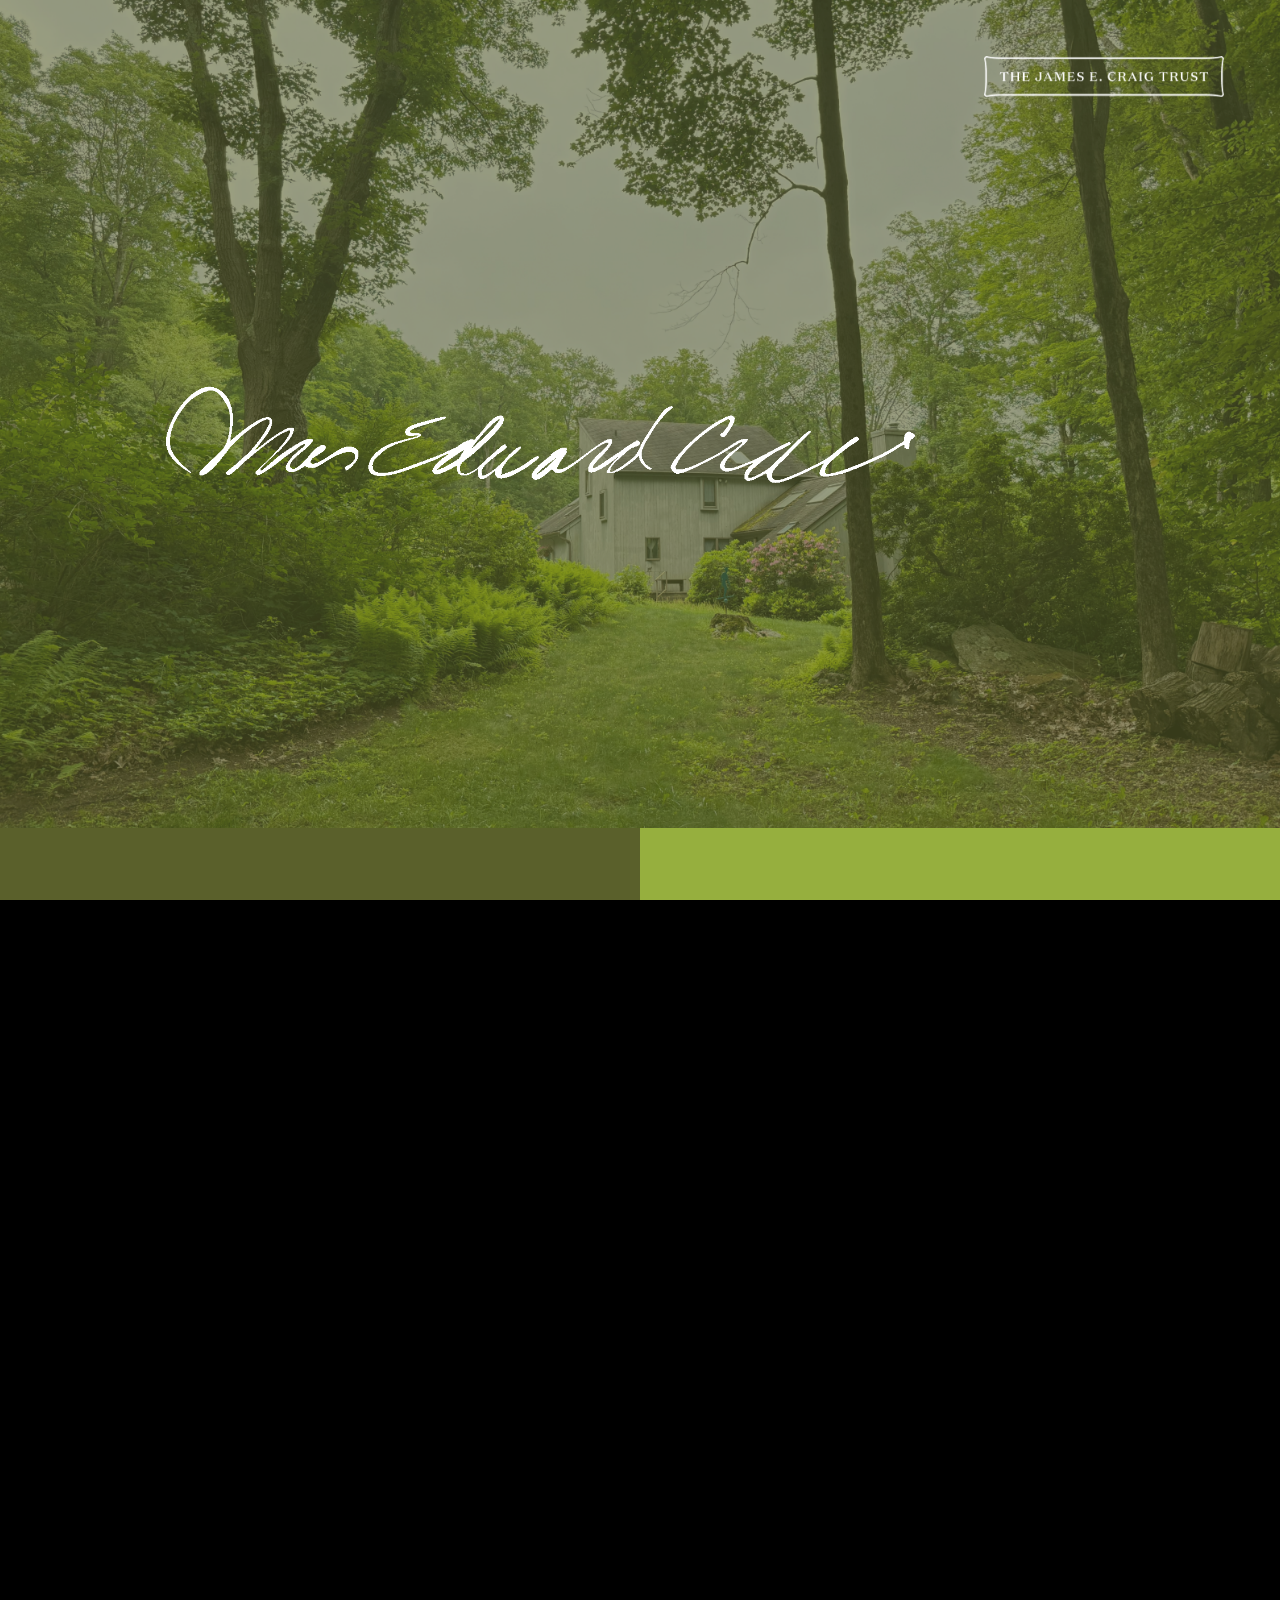
<file: index.html>
<!DOCTYPE html>
<html lang="en">
<head>
    <meta charset="UTF-8">
    <meta name="viewport" content="width=device-width, initial-scale=1.0">
    <title>Residency Landing Page</title>
    <link rel="stylesheet" href="style.css">
</head>
<body>
    <a href="index.html" class="global-logo">
        <img src="Logo.png" alt="Home">
    </a>

    <div id="homepage-signature-wrapper">
        <img id="signature-gif" src="signature2.gif" alt="James E. Craig Signature">
    </div>

    <div class="landing-section">
        <div class="background"></div>
    </div>

    <div class="landing-hero-container">
        <div class="background"></div>
    </div>

    <div id="panels-drawer" class="scrolling-panels-container">
        
        <div class="scroll-panel panel-about" data-target="about.html">
            <div class="panel-hover-bg panel-hover-house"></div>
            <img src="About.png" alt="About Overview" class="panel-title-png">
        </div>

        <div class="scroll-panel panel-apply" data-target="apply.html">
            <div class="panel-hover-bg panel-hover-lake"></div>
            <img src="Apply.png" alt="Apply Now" class="panel-title-png">
        </div>

    </div>

    <script src="script.js"></script>
</body>
</html>
</file>
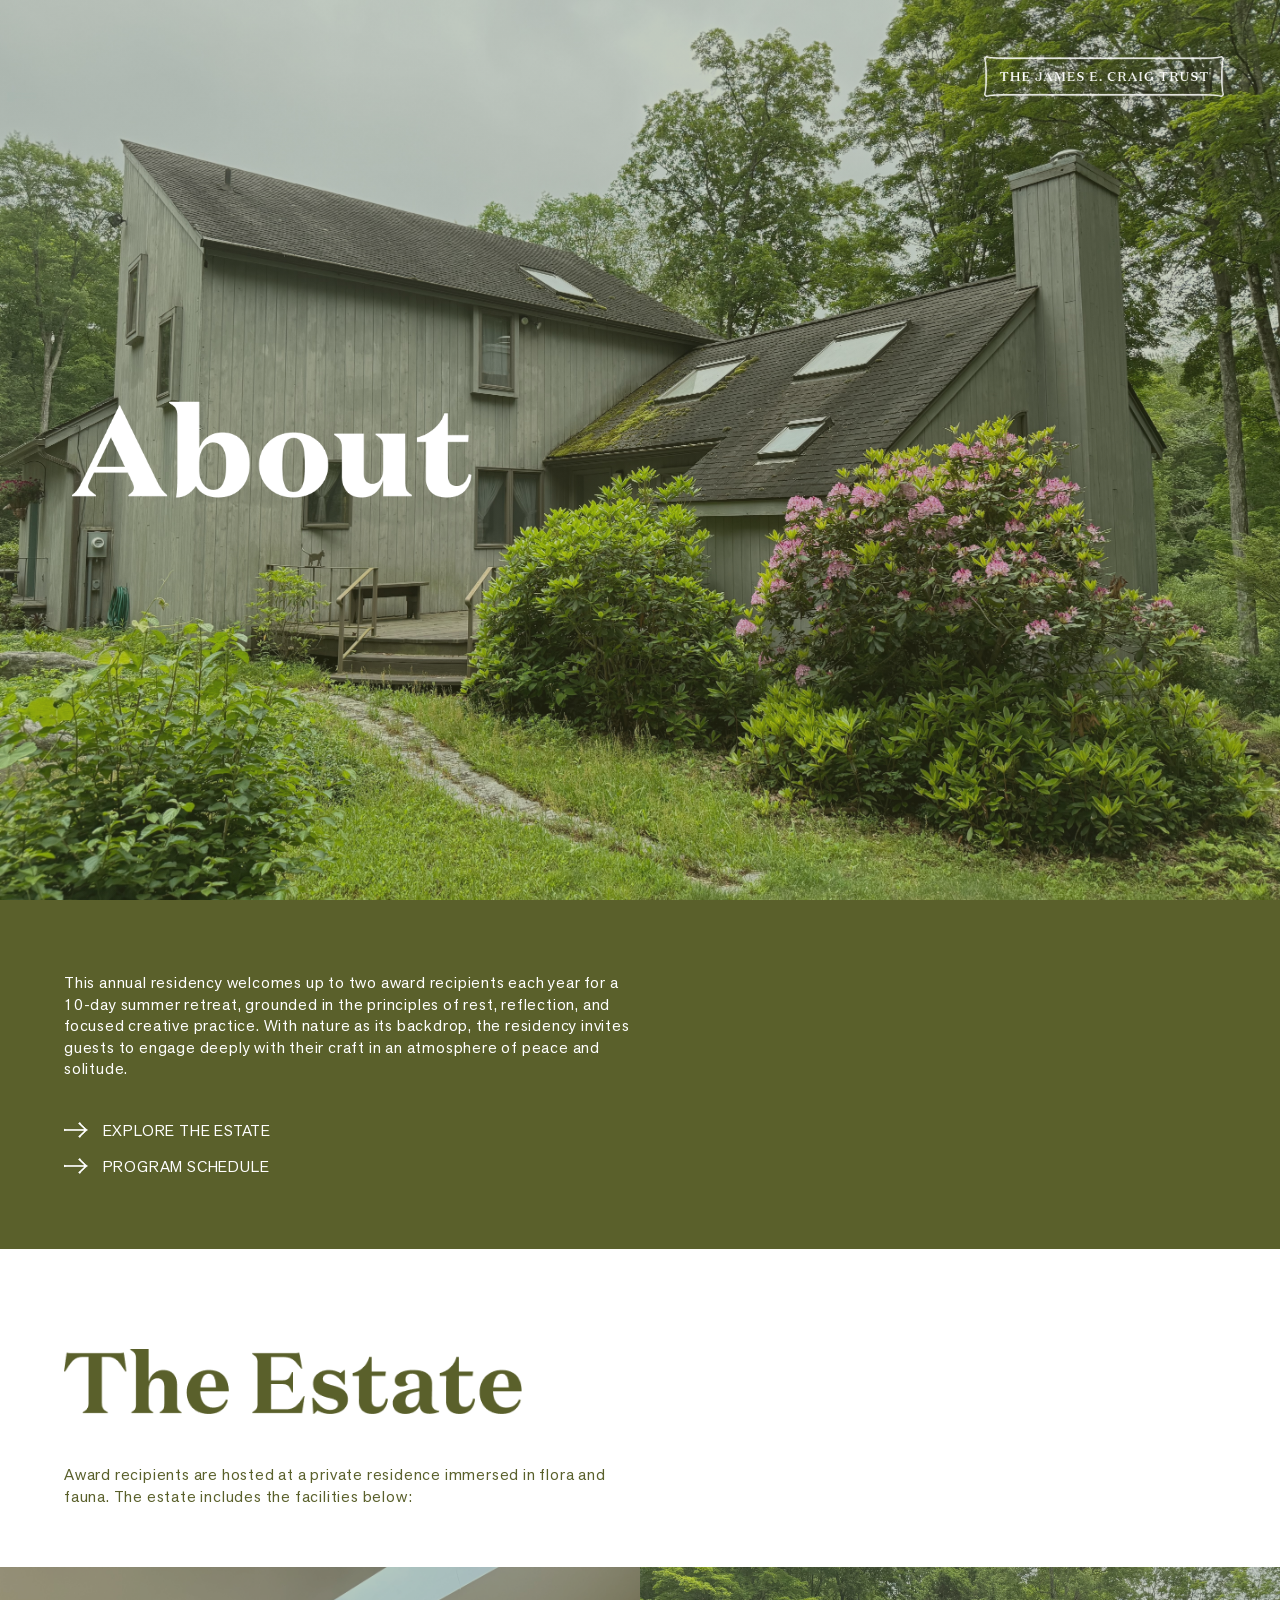
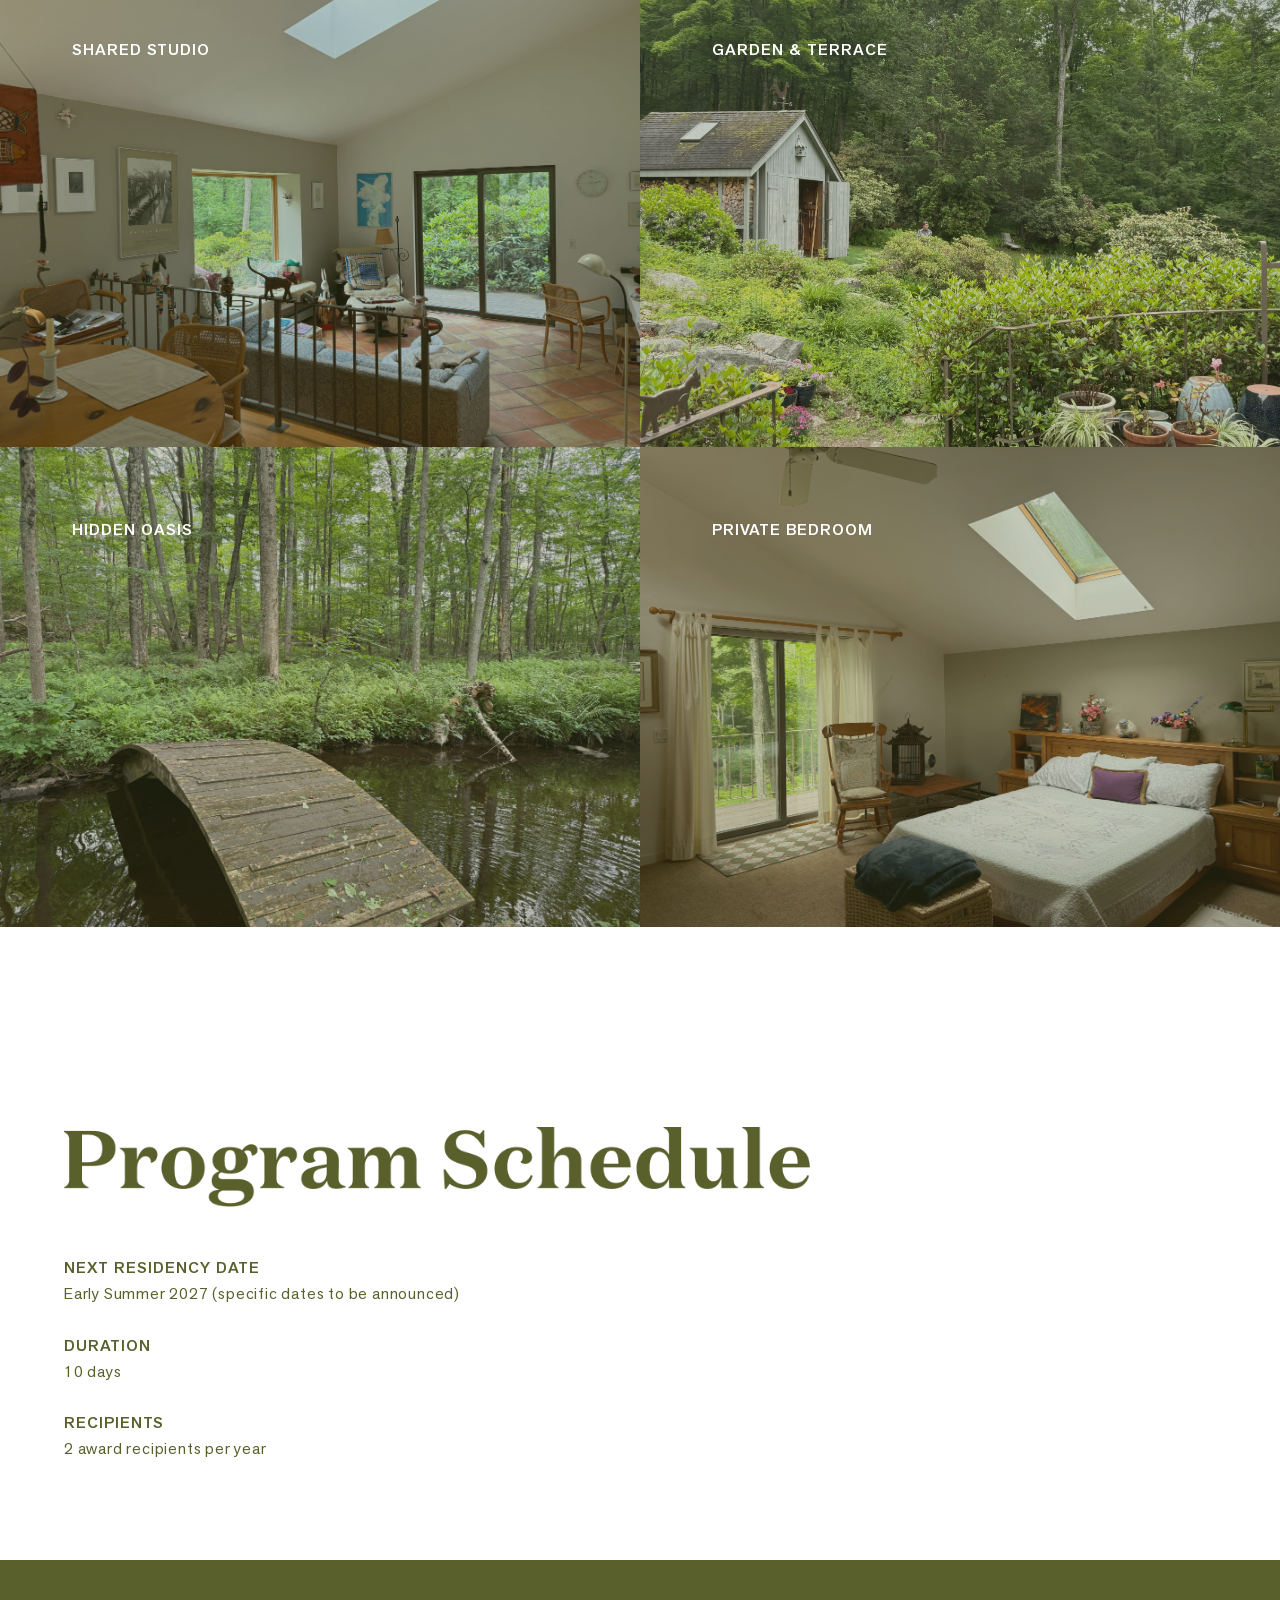
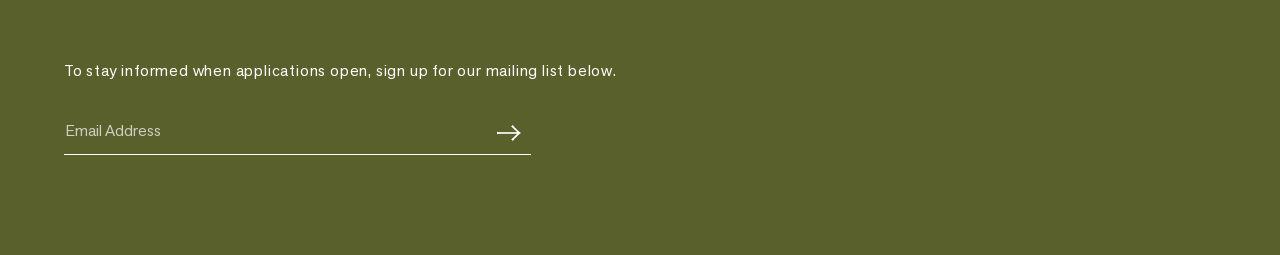
<file: about.html>
<!DOCTYPE html>
<html lang="en">
<head>
    <meta charset="UTF-8">
    <meta name="viewport" content="width=device-width, initial-scale=1.0">
    <title>About - The Residency</title>
    <link rel="stylesheet" href="about.css">
</head>
<body>
    <a href="index.html" class="global-logo">
        <img src="Logo.png" alt="Home">
    </a>

    <!-- 1. Hero Section -->
    <header class="hero-section">
        <img src="About.png" alt="About" class="hero-title">
    </header>

    <!-- 2. Intro Block -->
    <section class="intro-block">
        <div class="section-content">
            <p>This annual residency welcomes up to two award recipients each year for a 10-day summer retreat, grounded in the principles of rest, reflection, and focused creative practice. With nature as its backdrop, the residency invites guests to engage deeply with their craft in an atmosphere of peace and solitude.</p>
            
<nav class="page-directories">
                <a href="#the-estate"><img src="Arrow.png" alt="Arrow" class="directory-arrow"> Explore The Estate</a>
                <a href="#program-schedule"><img src="Arrow.png" alt="Arrow" class="directory-arrow"> Program Schedule</a>
            </nav>
        </div>
    </section>

    <!-- 3. The Estate Section -->
    <section id="the-estate" class="content-section">
        <div class="section-content">
            <img src="TheEstate.png" alt="The Estate" class="section-title-img">
            <p class="section-description">Award recipients are hosted at a private residence immersed in flora and fauna. The estate includes the facilities below:</p>
        </div>
        
        <!-- Grid is placed outside .section-content so it can span full width if needed, but text remains padded -->
        <div class="estate-grid">
            <!-- Grid Item 1 -->
            <div class="grid-item">
                <img src="Studio.jpeg" alt="Studio" class="grid-bg">
                <div class="tint-overlay"></div>
                <h3 class="grid-headline">Shared Studio</h3>
                <p class="grid-hover-text">A sun-filled studio space on the ground floor with a home library filled with books on design, typography, and literature, along with archival ephemera</p>
            </div>

            <!-- Grid Item 2 -->
            <div class="grid-item">
                <img src="Garden.jpeg" alt="Garden" class="grid-bg">
                <div class="tint-overlay"></div>
                <h3 class="grid-headline">Garden & Terrace</h3>
                <p class="grid-hover-text">A mix of private and shared terraces that look out into an open view of the surrounding nature</p>
            </div>

            <!-- Grid Item 3 -->
            <div class="grid-item">
                <img src="Bridge.jpeg" alt="Bridge" class="grid-bg">
                <div class="tint-overlay"></div>
                <h3 class="grid-headline">Hidden Oasis</h3>
                <p class="grid-hover-text">Winding trails, bridges, and ponds that are all privately owned filled with flora and fauna</p>
            </div>

            <!-- Grid Item 4 -->
            <div class="grid-item">
                <img src="Bedroom1.jpeg" alt="Bedroom" class="grid-bg">
                <div class="tint-overlay"></div>
                <h3 class="grid-headline">Private Bedroom</h3>
                <p class="grid-hover-text">A spacious, private room with large windows and nature views</p>
            </div>
        </div>
    </section>

    <!-- 4. Program Schedule Section -->
    <section id="program-schedule" class="content-section">
        <div class="section-content">
            <img src="ProgramSchedule.png" alt="Program Schedule" class="section-title-img">
            
            <div class="schedule-details">
                <div class="detail-block">
                    <h4>NEXT RESIDENCY DATE</h4>
                    <p>Early Summer 2027 (specific dates to be announced)</p>
                </div>
                <div class="detail-block">
                    <h4>DURATION</h4>
                    <p>10 days</p>
                </div>
                <div class="detail-block">
                    <h4>RECIPIENTS</h4>
                    <p>2 award recipients per year</p>
                </div>
            </div>
        </div>
    </section>

    <footer class="mailing-list-section">
        <div class="section-content">
            <p>To stay informed when applications open, sign up for our mailing list below.</p>
            
            <script type="text/javascript">var emailSubmitted=false;</script>
            <iframe name="hidden_email_iframe" id="hidden_email_iframe" style="display:none;" onload="if(emailSubmitted) { document.getElementById('email-form-container').style.display='none'; document.getElementById('email-success').style.display='block'; }"></iframe>
            
            <div id="email-form-container">
                <form class="email-form" action="https://docs.google.com/forms/d/e/1FAIpQLScnur8PYZtjRrBvVxVtmX0u78Y69ZviyAXYiWs5RPyd1r4ZiQ/formResponse" method="POST" target="hidden_email_iframe" onsubmit="emailSubmitted=true;">
                    <input type="email" name="entry.327840562" placeholder="Email Address" required>
                    <button type="submit"><img src="Arrow.png" alt="Submit" class="submit-arrow"></button>
                </form>
            </div>

            <p id="email-success" style="display: none; color: #ffffff; font-weight: bold; margin-top: 15px;">Thank you for signing up.</p>
        </div>
    </footer>

</body>
</html>
</file>
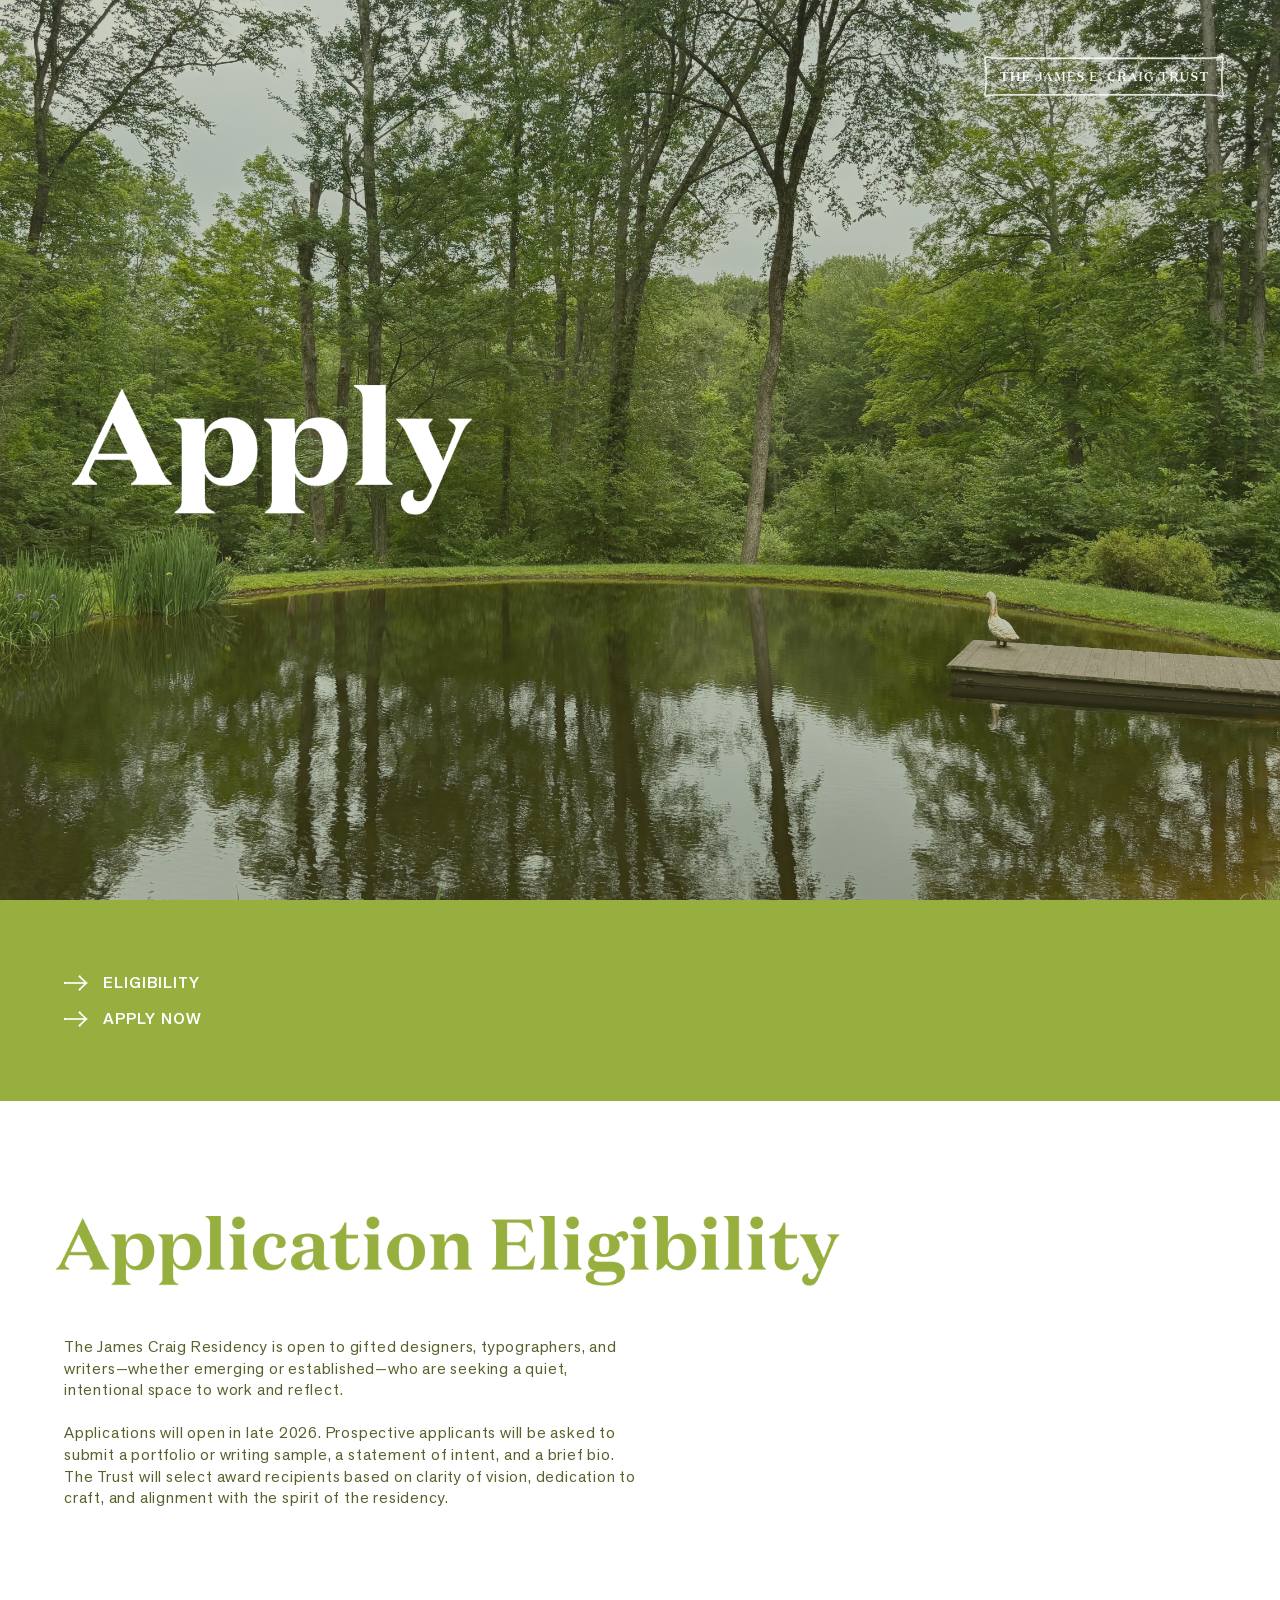
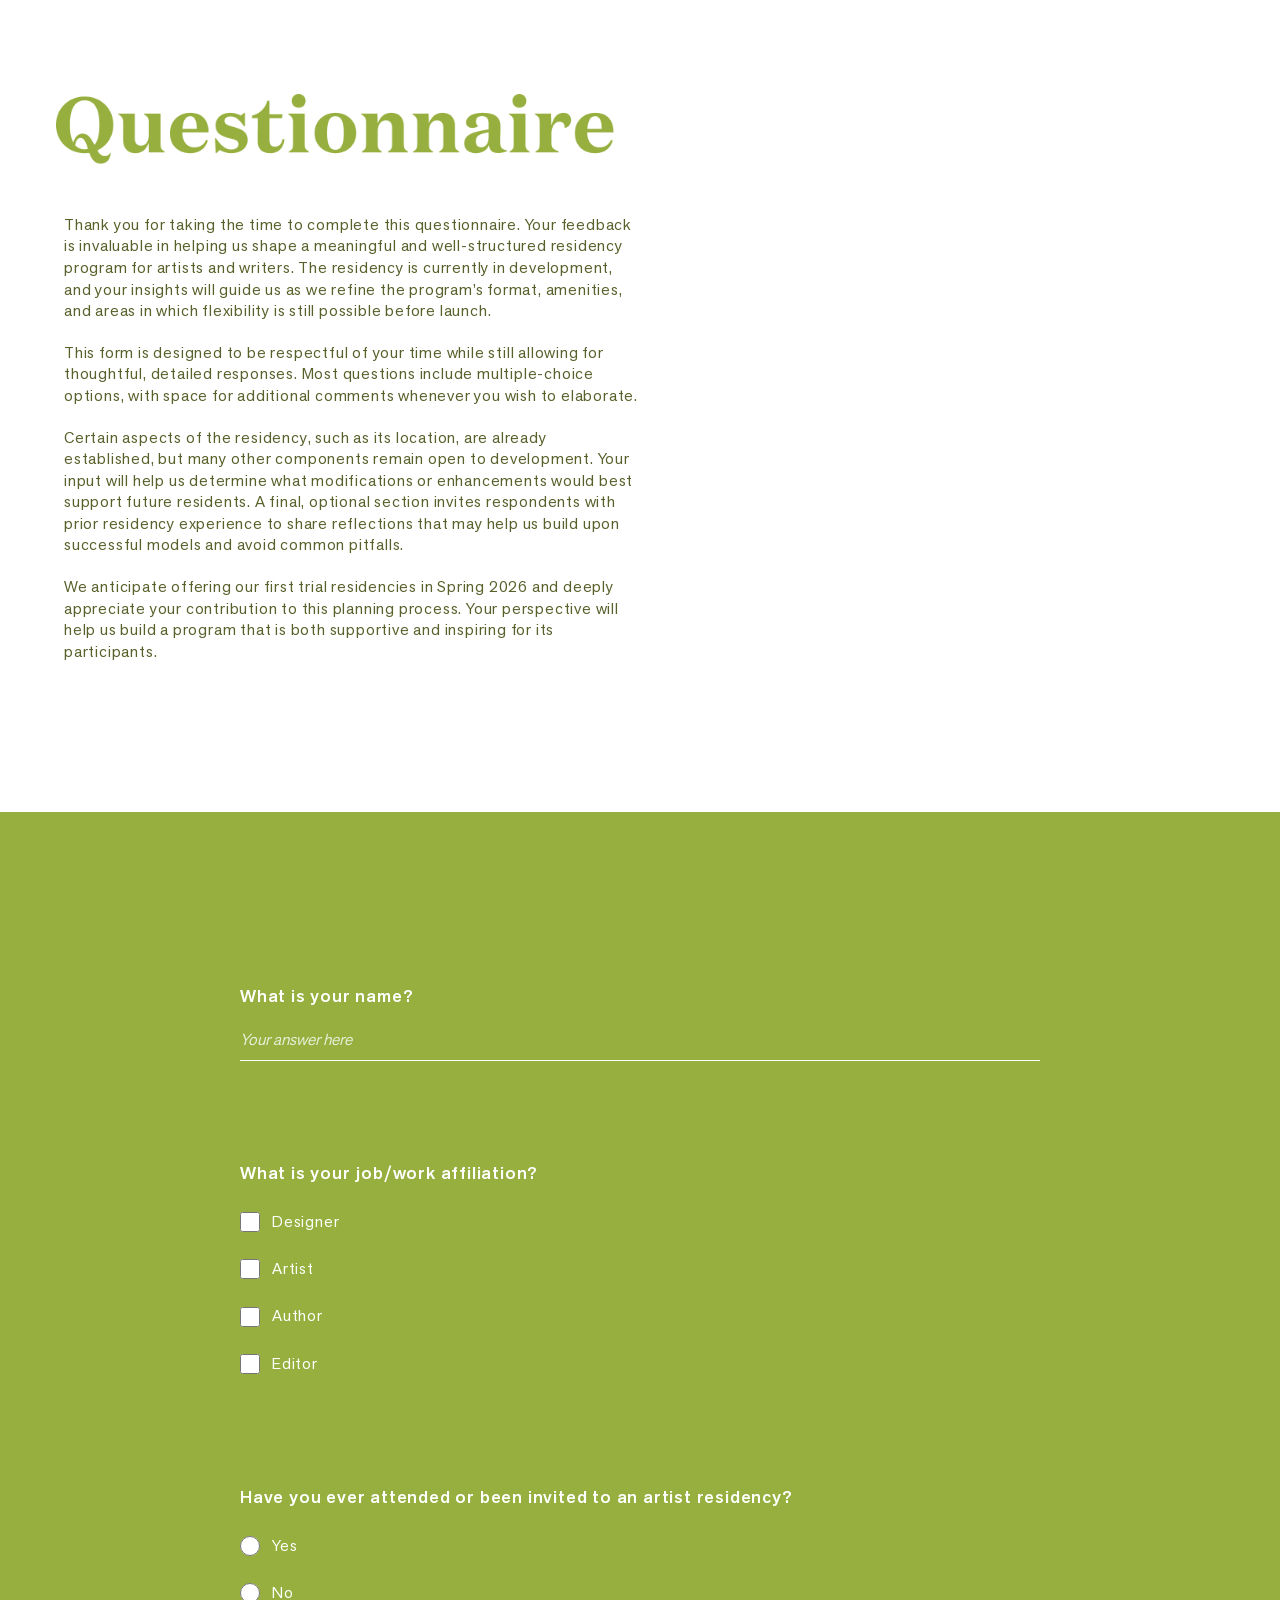
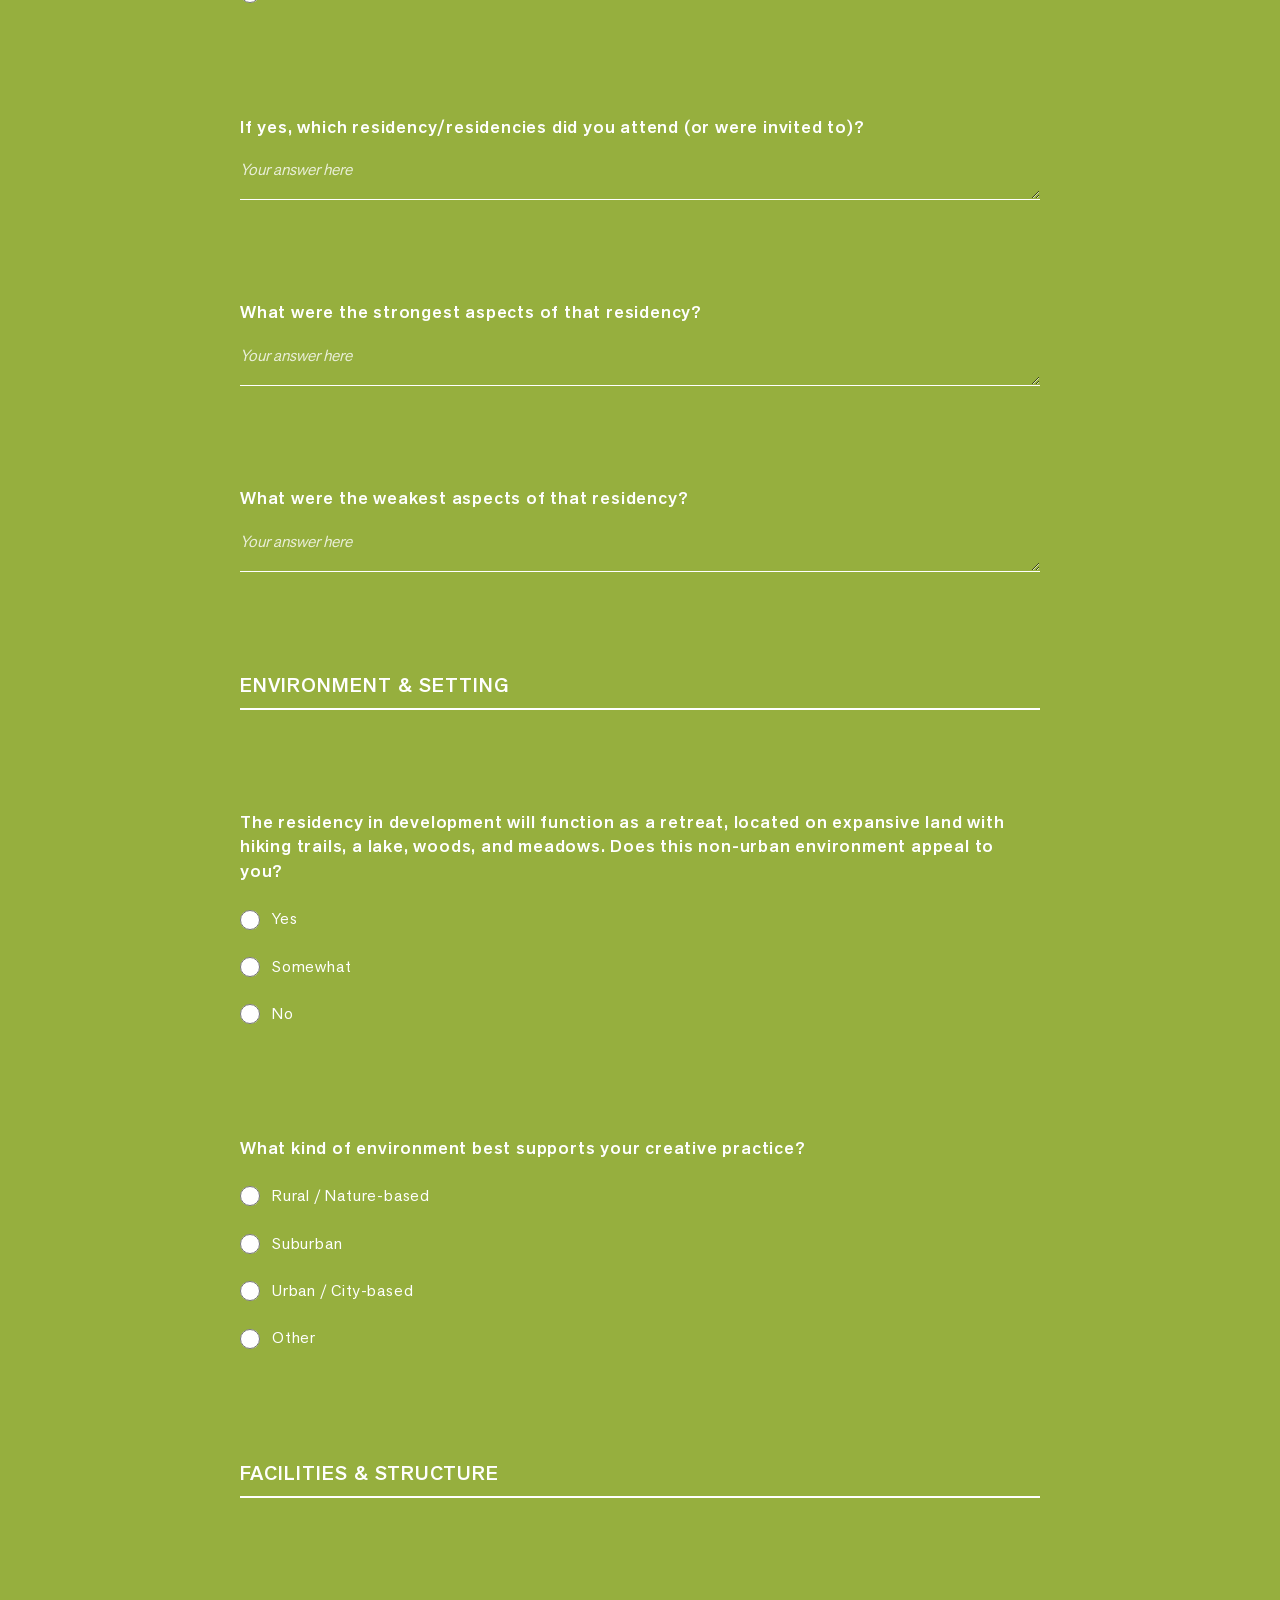
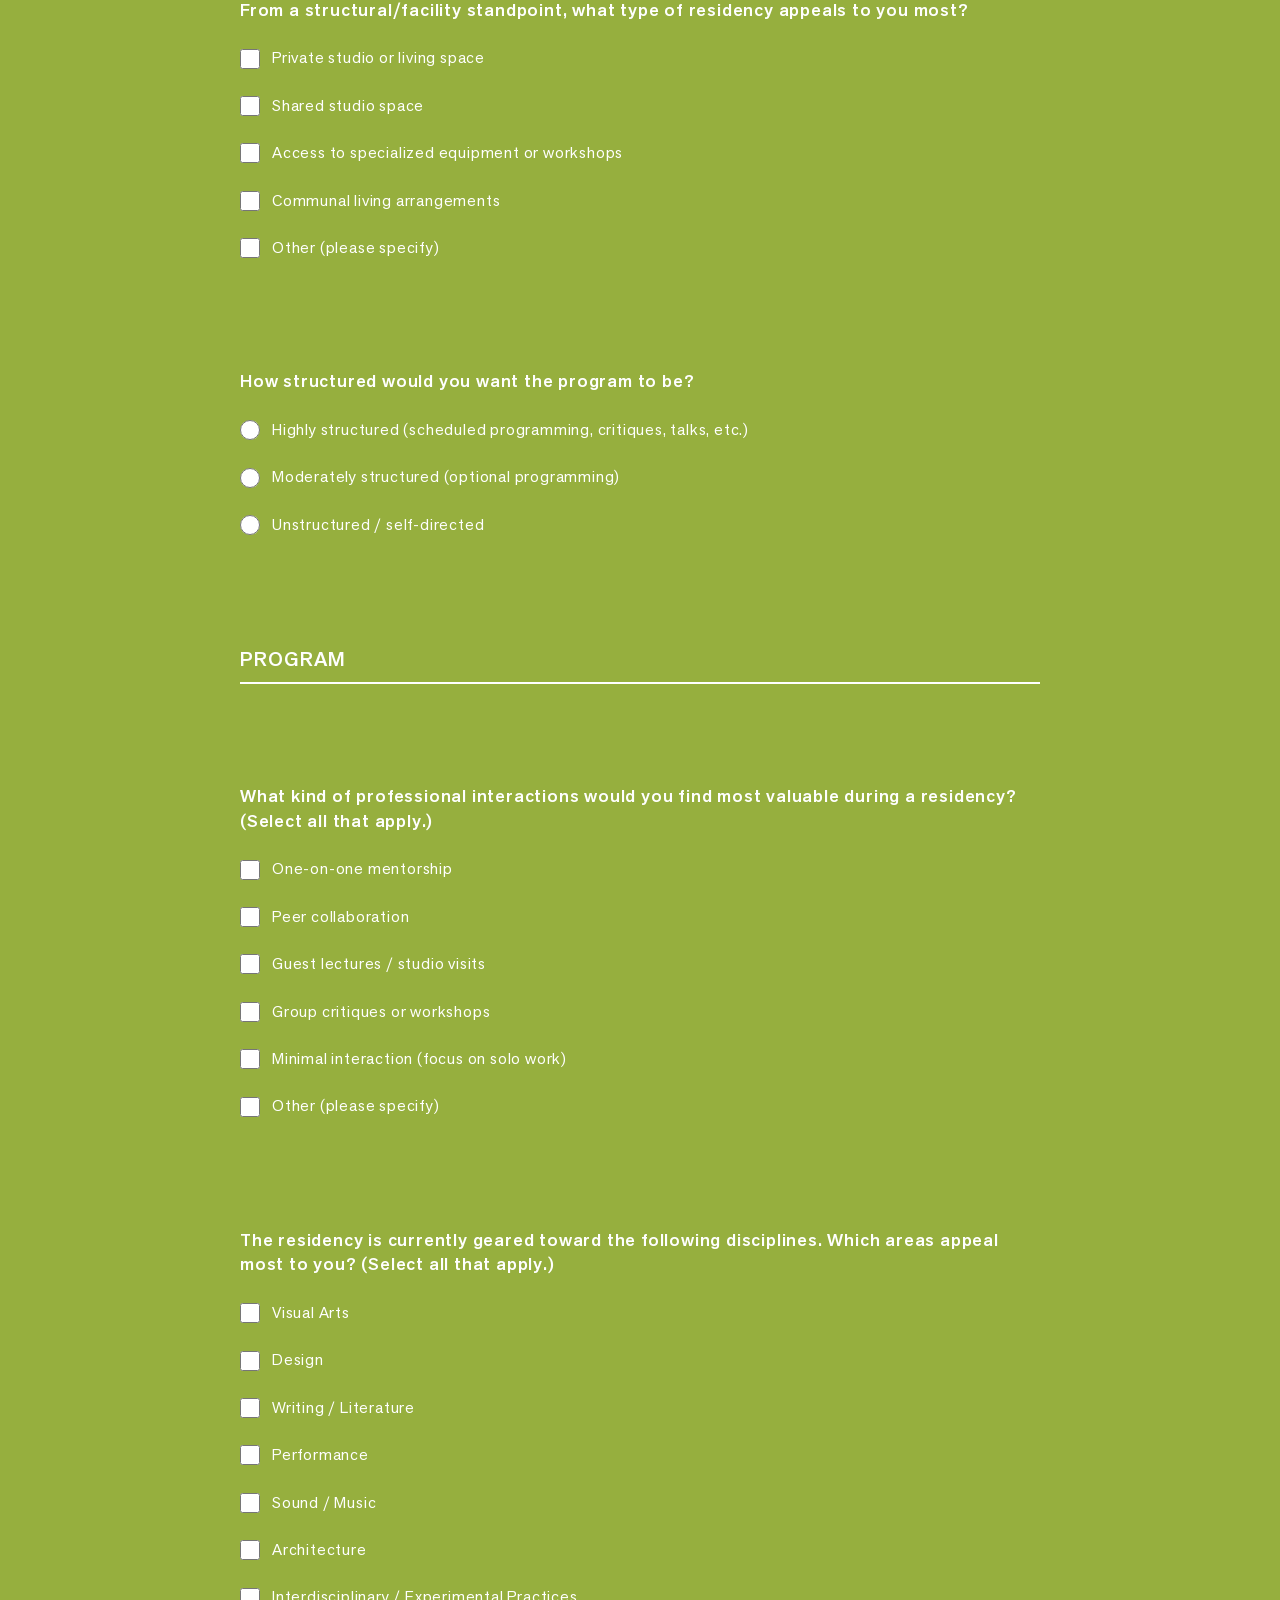
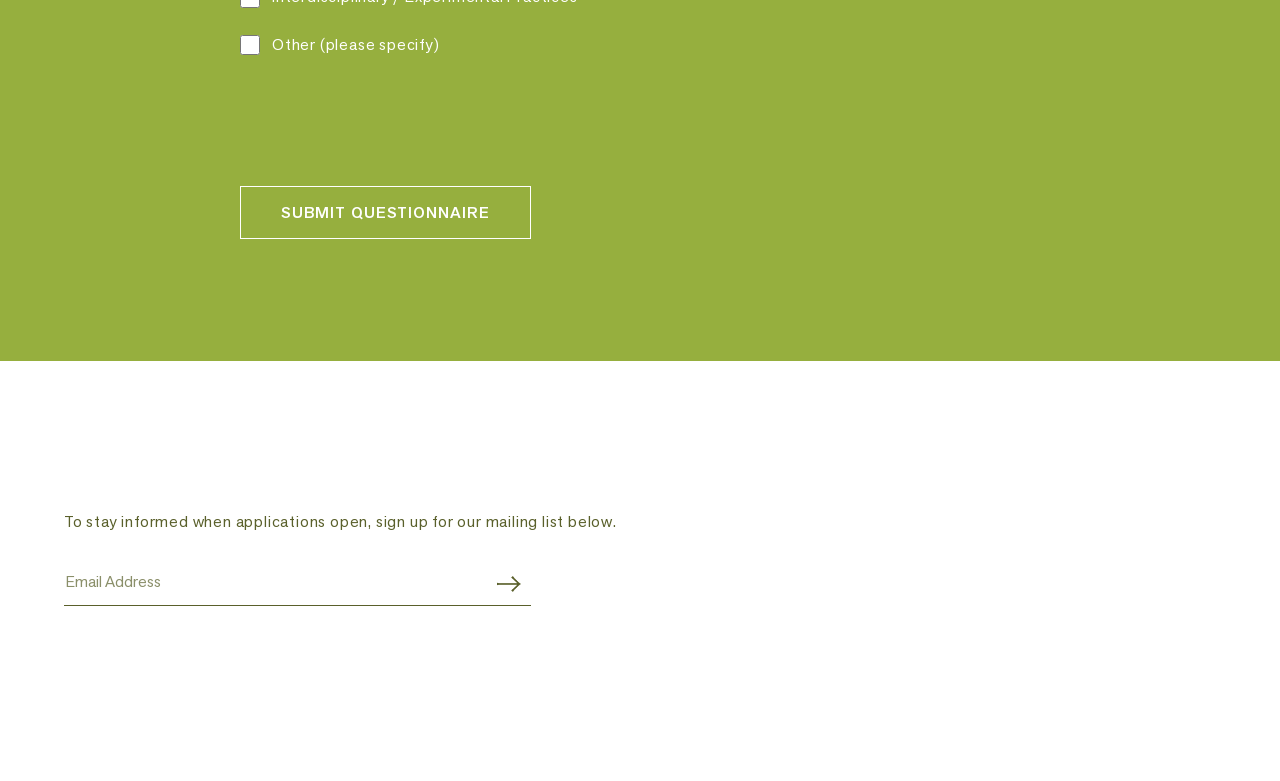
<file: apply.html>
<!DOCTYPE html>
<html lang="en">
<head>
    <meta charset="UTF-8">
    <meta name="viewport" content="width=device-width, initial-scale=1.0">
    <title>Apply - The Residency</title>
    <link rel="stylesheet" href="apply.css">
</head>
<body>
<a href="index.html" class="global-logo">
        <img src="Logo.png" alt="Home">
    </a>

    <header class="hero-section">
        <img src="Apply.png" alt="Apply" class="hero-title">
    </header>

<section class="intro-block">
        <div class="section-content">
            <nav class="page-directories">
                <a href="#eligibility"><img src="Arrow.png" alt="Arrow" class="directory-arrow"> Eligibility</a>
                <a href="#apply-now"><img src="Arrow.png" alt="Arrow" class="directory-arrow"> Apply Now</a>
            </nav>
        </div>
    </section>

    <section id="eligibility" class="content-section">
        <div class="section-content">
            <img src="AppEligibility.png" alt="Application Eligibility" class="section-title-img">
            
            <p class="section-description">
                The James Craig Residency is open to gifted designers, typographers, and writers—whether emerging or established—who are seeking a quiet, intentional space to work and reflect.
                <br><br>
                Applications will open in late 2026. Prospective applicants will be asked to submit a portfolio or writing sample, a statement of intent, and a brief bio. The Trust will select award recipients based on clarity of vision, dedication to craft, and alignment with the spirit of the residency.
            </p>
        </div>
    </section>

    <section id="apply-now" class="content-section">
        <div class="section-content">
            <img src="Questionnaire.png" alt="Questionnaire" class="section-title-img" id="title-questionnaire">
            
            <div class="questionnaire-intro">
                <p>Thank you for taking the time to complete this questionnaire. Your feedback is invaluable in helping us shape a meaningful and well-structured residency program for artists and writers. The residency is currently in development, and your insights will guide us as we refine the program’s format, amenities, and areas in which flexibility is still possible before launch.</p>
                <p>This form is designed to be respectful of your time while still allowing for thoughtful, detailed responses. Most questions include multiple-choice options, with space for additional comments whenever you wish to elaborate.</p>
                <p>Certain aspects of the residency, such as its location, are already established, but many other components remain open to development. Your input will help us determine what modifications or enhancements would best support future residents. A final, optional section invites respondents with prior residency experience to share reflections that may help us build upon successful models and avoid common pitfalls.</p>
                <p>We anticipate offering our first trial residencies in Spring 2026 and deeply appreciate your contribution to this planning process. Your perspective will help us build a program that is both supportive and inspiring for its participants.</p>
            </div>
        </div> <div class="form-container boxed-form">
            <div class="form-inner">
                
                <script type="text/javascript">var submitted=false;</script>
                <iframe name="hidden_iframe" id="hidden_iframe" style="display:none;" onload="if(submitted) { document.getElementById('custom-gform').style.display='none'; document.getElementById('success-message').style.display='block'; }"></iframe>
                
                <form action="https://docs.google.com/forms/d/e/1FAIpQLScOw0xaWAPop1wjFps9GtxYUuZ0h4rXnkxVsqM2iqmBEuzgRg/formResponse" method="POST" target="hidden_iframe" id="custom-gform" onsubmit="submitted=true;">
                    
                    <div class="form-group">
                        <label for="name">What is your name?</label>
                        <input type="text" id="name" name="entry.1551766900" placeholder="Your answer here" required>
                    </div>

                    <div class="form-group">
                        <label>What is your job/work affiliation?</label>
                        <div class="radio-group">
                            <label><input type="checkbox" name="entry.286779893" value="Designer"> Designer</label>
                            <label><input type="checkbox" name="entry.286779893" value="Artist"> Artist</label>
                            <label><input type="checkbox" name="entry.286779893" value="Author"> Author</label>
                            <label><input type="checkbox" name="entry.286779893" value="Editor"> Editor</label>
                        </div>
                    </div>

                    <div class="form-group">
                        <label>Have you ever attended or been invited to an artist residency?</label>
                        <div class="radio-group">
                            <label><input type="radio" name="entry.2053612128" value="Yes"> Yes</label>
                            <label><input type="radio" name="entry.2053612128" value="No"> No</label>
                        </div>
                    </div>

                    <div class="form-group">
                        <label for="which-residency">If yes, which residency/residencies did you attend (or were invited to)?</label>
                        <textarea id="which-residency" name="entry.1667472233" rows="1" placeholder="Your answer here"></textarea>
                    </div>

                    <div class="form-group">
                        <label for="strongest">What were the strongest aspects of that residency?</label>
                        <textarea id="strongest" name="entry.1362950439" rows="1" placeholder="Your answer here"></textarea>
                    </div>

                    <div class="form-group">
                        <label for="weakest">What were the weakest aspects of that residency?</label>
                        <textarea id="weakest" name="entry.63878098" rows="1" placeholder="Your answer here"></textarea>
                    </div>

                    <h3 class="section-subhead">Environment & Setting</h3>

                    <div class="form-group">
                        <label>The residency in development will function as a retreat, located on expansive land with hiking trails, a lake, woods, and meadows. Does this non-urban environment appeal to you?</label>
                        <div class="radio-group">
                            <label><input type="radio" name="entry.223651189" value="Yes"> Yes</label>
                            <label><input type="radio" name="entry.223651189" value="Somewhat"> Somewhat</label>
                            <label><input type="radio" name="entry.223651189" value="No"> No</label>
                        </div>
                    </div>

                    <div class="form-group">
                        <label>What kind of environment best supports your creative practice?</label>
                        <div class="radio-group">
                            <label><input type="radio" name="entry.2101765479" value="Rural / Nature-based"> Rural / Nature-based</label>
                            <label><input type="radio" name="entry.2101765479" value="Suburban"> Suburban</label>
                            <label><input type="radio" name="entry.2101765479" value="Urban / City-based"> Urban / City-based</label>
                            <label><input type="radio" name="entry.2101765479" value="Other"> Other</label>
                        </div>
                    </div>

                    <h3 class="section-subhead">Facilities & Structure</h3>

                    <div class="form-group">
                        <label>From a structural/facility standpoint, what type of residency appeals to you most?</label>
                        <div class="radio-group">
                            <label><input type="checkbox" name="entry.782810762" value="Private studio or living space"> Private studio or living space</label>
                            <label><input type="checkbox" name="entry.782810762" value="Shared studio space"> Shared studio space</label>
                            <label><input type="checkbox" name="entry.782810762" value="Access to specialized equipment or workshops"> Access to specialized equipment or workshops</label>
                            <label><input type="checkbox" name="entry.782810762" value="Communal living arrangements"> Communal living arrangements</label>
                            <label><input type="checkbox" name="entry.782810762" value="Other (please specify)"> Other (please specify)</label>
                        </div>
                    </div>

                    <div class="form-group">
                        <label>How structured would you want the program to be?</label>
                        <div class="radio-group">
                            <label><input type="radio" name="entry.1457026803" value="Highly structured (scheduled programming, critiques, talks, etc.)"> Highly structured (scheduled programming, critiques, talks, etc.)</label>
                            <label><input type="radio" name="entry.1457026803" value="Moderately structured (optional programming)"> Moderately structured (optional programming)</label>
                            <label><input type="radio" name="entry.1457026803" value="Unstructured / self-directed"> Unstructured / self-directed</label>
                        </div>
                    </div>

                    <h3 class="section-subhead">Program</h3>

                    <div class="form-group">
                        <label>What kind of professional interactions would you find most valuable during a residency? (Select all that apply.)</label>
                        <div class="radio-group">
                            <label><input type="checkbox" name="entry.817330330" value="One-on-one mentorship"> One-on-one mentorship</label>
                            <label><input type="checkbox" name="entry.817330330" value="Peer collaboration"> Peer collaboration</label>
                            <label><input type="checkbox" name="entry.817330330" value="Guest lectures / studio visits"> Guest lectures / studio visits</label>
                            <label><input type="checkbox" name="entry.817330330" value="Group critiques or workshops"> Group critiques or workshops</label>
                            <label><input type="checkbox" name="entry.817330330" value="Minimal interaction (focus on solo work)"> Minimal interaction (focus on solo work)</label>
                            <label><input type="checkbox" name="entry.817330330" value="Other (please specify)"> Other (please specify)</label>
                        </div>
                    </div>

                    <div class="form-group">
                        <label>The residency is currently geared toward the following disciplines. Which areas appeal most to you? (Select all that apply.)</label>
                        <div class="radio-group">
                            <label><input type="checkbox" name="entry.2108734879" value="Visual Arts"> Visual Arts</label>
                            <label><input type="checkbox" name="entry.2108734879" value="Design"> Design</label>
                            <label><input type="checkbox" name="entry.2108734879" value="Writing / Literature"> Writing / Literature</label>
                            <label><input type="checkbox" name="entry.2108734879" value="Performance"> Performance</label>
                            <label><input type="checkbox" name="entry.2108734879" value="Sound / Music"> Sound / Music</label>
                            <label><input type="checkbox" name="entry.2108734879" value="Architecture"> Architecture</label>
                            <label><input type="checkbox" name="entry.2108734879" value="Interdisciplinary / Experimental Practices"> Interdisciplinary / Experimental Practices</label>
                            <label><input type="checkbox" name="entry.2108734879" value="Other (please specify)"> Other (please specify)</label>
                        </div>
                    </div>

                    <button type="submit" class="submit-btn">Submit Questionnaire</button>
                </form>

                <div id="success-message" style="display: none; padding-top: 20px;">
                    <h3 class="serif-title" style="font-size: 24pt; margin-bottom: 15px;">Questionnaire Submitted</h3>
                    <p>Thank you for your input.</p>
                </div>

            </div>
            
        </div>
    </section>

<footer class="mailing-list-section">
        <div class="section-content">
            <p>To stay informed when applications open, sign up for our mailing list below.</p>
            
            <script type="text/javascript">var emailSubmitted=false;</script>
            <iframe name="hidden_email_iframe" id="hidden_email_iframe" style="display:none;" onload="if(emailSubmitted) { document.getElementById('email-form-container').style.display='none'; document.getElementById('email-success').style.display='block'; }"></iframe>
            
            <div id="email-form-container">
                <form class="email-form" action="https://docs.google.com/forms/d/e/1FAIpQLScnur8PYZtjRrBvVxVtmX0u78Y69ZviyAXYiWs5RPyd1r4ZiQ/formResponse" method="POST" target="hidden_email_iframe" onsubmit="emailSubmitted=true;">
                    <input type="email" name="entry.327840562" placeholder="Email Address" required>
                    <button type="submit"><img src="ArrowGreen.png" alt="Submit" class="submit-arrow"></button>
                </form>
            </div>

            <p id="email-success" style="display: none; color: #ffffff; font-weight: bold; margin-top: 15px;">Thank you for signing up.</p>
        </div>
    </footer>

</body>
</html>
</file>
<file: style.css>
/* ========================================================
   1. VARIABLE ROOTS & PRESENTATION FRAMEWORKS
   ======================================================== */

:root {
    --panel-peek: 8vh; /* Controls how much of the panels peek up on load */
}

@font-face {
    font-family: 'Akzidenz-Grotesk Next';
    src: local('Akzidenz-Grotesk Next Regular'), local('Akzidenz-Grotesk-Next-Regular');
}

html, body {
    margin: 0;
    padding: 0;
    width: 100%;
    height: 100%;
    font-family: 'Akzidenz-Grotesk Next', Helvetica, Arial, sans-serif;
    background-color: #000;
    
    /* Perfect Bidirectional Scroll-Snapping Configuration */
    scroll-snap-type: y mandatory;
    scroll-behavior: smooth;
    overflow-x: hidden;
    overflow-y: auto; 
}

/* ========================================================
   GLOBAL LOGO
   ======================================================== */

.global-logo {
    position: absolute; /* Keeps the logo fixed to the top corner while scrolling */
    top: 3.5rem; /* Distance from the top of the screen */
    right: 3.5em; /* Perfectly aligns with your text/titles padding */
    z-index: 5; /* Ensures it stays above all images, panels, and tints */
    display: block;
    transition: opacity 0.3s ease;
}

/* Adds a subtle fade effect when the user hovers over the logo */
.global-logo:hover {
    opacity: 0.7;
}

.global-logo img {
    width: 15em; /* 👉 Adjust this number to make your logo larger or smaller */
    height: auto;
    display: block;
}

/* Mobile responsive adjustment for smaller screens */
@media (max-width: 768px) {
    .global-logo {
        right: 20px; /* Pulls the logo inward on phone screens */
        top: 20px;
    }
}

/* ========================================================
   3. STICKY HERO & SIGNATURE LAYERS
   ======================================================== */

.landing-hero-container {
    position: relative;
    width: 100%;
    /* ⚠️ CRITICAL: This 100vh height pushes the panels to the bottom of the screen */
    height: 100vh; 
    scroll-snap-align: start; 
    z-index: 1;
}

.background {
    position: fixed; 
    top: 0;
    left: 0;
    width: 100%;
    height: 100vh;
    background-image: url('Residency.png');
    background-size: cover;
    background-position: center;
    z-index: 1;
}

#homepage-signature-wrapper {
    position: fixed; 
    top: 50%;
    left: 50%;
    transform: translate(-50%, -50%);
    width: 100%;
    display: flex;
    justify-content: center;
    align-items: center;
    pointer-events: none; 
    
    /* Forces it to load on top of the green screen */
    z-index: 5; 
}

#signature-gif {
    width: 100%;
    max-width: 1000px; 
    height: auto;
    display: block;
}

/* ========================================================
   4. BUG-FREE SCROLL DRAWERS (NO TRANSFORMS)
   ======================================================== */

.scrolling-panels-container {
    position: relative;
    width: 100%;
    height: 100vh; 
    display: flex;
    z-index: 10; 
    scroll-snap-align: start; /* Flawless bottom snapping anchor */
    
    /* Native, safe layout overlap. Completely removes the transform physics glitch! */
    margin-top: calc(-1 * var(--panel-peek)); 
}

/* The individual panels handle their own sizing and hover animations safely */
.scroll-panel {
    position: relative;
    width: 50vw;
    height: 100vh;
    display: flex;
    justify-content: center;
    align-items: center;
    overflow: hidden;
    text-decoration: none; 
    cursor: pointer;
    box-shadow: none;
    transition: transform 0.3s cubic-bezier(0.25, 1, 0.5, 1);
}

.panel-about { background-color: #5A602B; }
.panel-apply { background-color: #96AF3E; }

.panel-title-png {
    position: relative;
    z-index: 15; 
    max-width: 40%; 
    height: auto;
    pointer-events: none;
}

/* Slightly lifts panels upward to prompt interaction ONLY when peeking from the bottom */
body:not(.panels-in-view) .scroll-panel:hover {
    transform: translateY(-20px);
}

/* ========================================================
   5. CONDITIONED IMAGE HOVER REVEALS
   ======================================================== */

.panel-hover-bg {
    position: absolute;
    top: 0;
    left: 0;
    width: 100%;
    height: 100%;
    background-size: cover;
    background-position: center;
    z-index: 10;
    opacity: 0; 
    transition: opacity 0.5s ease-in-out;
}

.panel-hover-house { background-image: url('House.jpeg'); }
.panel-hover-lake { background-image: url('Lake.jpeg'); }

/* Apply 60% color tint filter mask over the images */
.panel-hover-bg::before {
    content: '';
    position: absolute;
    top: 0;
    left: 0;
    width: 100%;
    height: 100%;
    background-color: #5A602B; 
    opacity: 0.60; 
    z-index: 11;
}

/* Image reveal triggers run flawlessly ONLY once the panels-in-view class is active */
body.panels-in-view .scroll-panel:hover .panel-hover-bg {
    opacity: 1;
}
</file>
<file: about.css>
/* ========================================================
   1. GLOBAL FOUNDATIONS & TYPOGRAPHY
   ======================================================== */

/* Defines the Regular Weight (400) */
@font-face {
    font-family: 'Akzidenz-Grotesk Next';
    src: url('AkzidGrtskNext-Regular.woff') format('woff');
    font-weight: 400;
    font-style: normal;
    font-display: swap;
}

/* Defines the Bold Weight (700) */
@font-face {
    font-family: 'Akzidenz-Grotesk Next';
    src: url('AkzidGrtskNext-Med.woff') format('woff');
    font-weight: 700;
    font-style: normal;
    font-display: swap;
}

html {
    scroll-behavior: smooth;
}

body {
    margin: 0;
    padding: 0;
    font-family: 'Akzidenz-Grotesk Next', Helvetica, Arial, sans-serif;
    font-weight: 400; 
    background-color: #ffffff;
    color: #5A602B; 
    font-size: 1em; 
    letter-spacing: 0.05em;
}

h1, h2, h3, h4, p {
    margin: 0;
    font-weight: 400;
}

/* Enforces maximum width of 1/3 viewport for all paragraph text */
p {
    max-width: 40vw;
    line-height: 1.35;
}

/* Universal Subheads Settings */

.grid-headline,
.detail-block h4 {
    font-size: 1em;
    font-weight: 700; 
    text-transform: uppercase; 
    text-decoration: none;
    letter-spacing: 1px;
}

.page-directories a {
    color: #ffffff;
    transition: opacity 0.3s ease;
    display: flex;       
    align-items: center; 
    text-transform: uppercase; 
    text-decoration: none;
}

.directory-arrow {
    height: 1em;       /* 👈 Increased arrow size */
    margin-right: 15px;  
    width: auto;
}

/* ========================================================
   GLOBAL LOGO
   ======================================================== */

.global-logo {
    position: absolute; /* Keeps the logo fixed to the top corner while scrolling */
    top: 3.5rem; /* Distance from the top of the screen */
    right: 3.5em; /* Perfectly aligns with your text/titles padding */
    z-index: 5; /* Ensures it stays above all images, panels, and tints */
    display: block;
    transition: opacity 0.3s ease;
}

/* Adds a subtle fade effect when the user hovers over the logo */
.global-logo:hover {
    opacity: 0.7;
}

.global-logo img {
    width: 15em; /* 👉 Adjust this number to make your logo larger or smaller */
    height: auto;
    display: block;
}

/* Mobile responsive adjustment for smaller screens */
@media (max-width: 768px) {
    .global-logo {
        right: 20px; /* Pulls the logo inward on phone screens */
        top: 20px;
    }
}
/* ========================================================
   2. HERO SECTION
   ======================================================== */

.hero-section {
    position: relative;
    width: 100%;
    height: 100vh;
    
    /* Applies a 30% solid color mask (rgba 90, 96, 43 is the #5A602B green) 
       directly over the background image natively! 
    */
    background-image: linear-gradient(rgba(90, 96, 43, 0.3), rgba(90, 96, 43, 0.3)), url('House.jpeg');
    
    background-size: cover;
    background-position: center;
}

.hero-title {
    position: absolute;
    top: 50%;
    left: 4.5em; 
    transform: translateY(-50%);
    max-width: 400px;
    width: 40vw; 
    height: auto;
}

/* ========================================================
   3. STRUCTURAL PADDING & SECTION TITLES
   ======================================================== */

.section-content {
    padding-left: 4.5em; /* 👈 Updated to 4.5em */
    padding-right: 4.5em; /* 👈 Updated to 4.5em */
    box-sizing: border-box;
    width: 100%;
}

/* Global Title Settings */
.section-title-img {
    display: block;
    margin-bottom: 50px;
    width: auto;
}

/* 👉 TITLE SIZING AND ALIGNMENT CONTROLS
   - Change the `height` pixel value to make the images larger or smaller.
   - To align LEFT:   margin-left: 0; margin-right: auto;
   - To align RIGHT:  margin-left: auto; margin-right: 0;
   - To align CENTER: margin-left: auto; margin-right: auto;
*/

#the-estate .section-title-img {
    height: 65px; /* Match this number with the schedule title to keep them identical */
    margin-left: 0;
    margin-right: auto;
}

#program-schedule .section-title-img {
    height: 80px; /* Match this number with the estate title to keep them identical */
    margin-left: 0;
    margin-right: auto;
}



/* ========================================================
   4. INTRO BLOCK (#5A602B RECTANGLE)
   ======================================================== */

.intro-block {
    background-color: #5A602B;
    padding: 4.5em 0; /* 👈 Updated Top & Bottom Padding to 4.5em */
}

.intro-block p, 
.page-directories a {
    color: #ffffff;
}

.intro-block p {
    margin-bottom: 40px;
}

.page-directories {
    display: flex;
    flex-direction: column;
    gap: 15px;
}

.page-directories a {
    transition: opacity 0.3s ease;
}

.page-directories a:hover {
    opacity: 0.7;
}

/* ========================================================
   5. GENERAL SECTIONS
   ======================================================== */

.content-section {
    padding: 100px 0; 
}

.section-description {
    margin-bottom: 60px;
}

/* ========================================================
   6. THE ESTATE GRID & HOVER EFFECTS
   ======================================================== */

.estate-grid {
    display: grid;
    grid-template-columns: repeat(2, 1fr); 
    width: 100%;
}

.grid-item {
    position: relative;
    aspect-ratio: 4 / 3; 
    overflow: hidden;
    cursor: default;
}

.grid-bg {
    position: absolute;
    top: 0;
    left: 0;
    width: 100%;
    height: 100%;
    object-fit: cover;
}

.tint-overlay {
    position: absolute;
    top: 0;
    left: 0;
    width: 100%;
    height: 100%;
    background-color: #5A602B;
    opacity: 0.30;
    z-index: 5;
    transition: opacity 0.4s ease;
}

.grid-headline {
    position: absolute;
    top: 4.5em; /* 👈 Updated to 4.5em */
    left: 4.5em; /* 👈 Updated to 4.5em */
    color: #ffffff;
    z-index: 10;
}

.grid-hover-text {
    position: absolute;
    bottom: 4.5em; /* 👈 Updated to 4.5em */
    left: 4.5em; /* 👈 Updated to 4.5em */
    right: 4.5em; /* 👈 Updated to 4.5em */
    color: #ffffff;
    z-index: 10;
    opacity: 0; 
    transform: translateY(10px);
    transition: all 0.4s ease;
}

.grid-item:hover .tint-overlay {
    opacity: 0.8; 
}

.grid-item:hover .grid-hover-text {
    opacity: 1;
    transform: translateY(0);
}

@media (max-width: 768px) {
    .estate-grid {
        grid-template-columns: 1fr;
    }
    p {
        max-width: 90vw; 
    }
}

/* ========================================================
   7. PROGRAM SCHEDULE
   ======================================================== */

.schedule-details {
    display: flex;
    flex-direction: column;
    gap: 30px;
}

.detail-block h4 {
    color: #5A602B;
    margin-bottom: 5px;
}

/* ========================================================
   8. MAILING LIST FOOTER
   ======================================================== */

.mailing-list-section {
    background-color: #5A602B; /* Spans the full viewport width */
    padding: 4.5em 0; /* Vertical padding to give the box breathing room */
    padding-top: 100px;
    padding-bottom: 100px;
    width: 100%;
    box-sizing: border-box;
}

.mailing-list-section p {
    color: #ffffff; /* Inverts text to white for contrast */
    margin-bottom: 30px;
}

.email-form {
    display: flex;
    max-width: calc(33.33vw + 40px); 
    border-bottom: 1px solid #ffffff; /* Changes the form line to white */
    padding-bottom: 5px;
}

.email-form input {
    flex-grow: 1;
    border: none;
    outline: none;
    background: transparent;
    font-family: inherit;
    font-size: 1em;
    color: #ffffff; /* Typed text becomes white */
}

.email-form input::placeholder {
    color: #ffffff;
    opacity: 0.7; /* Fades the placeholder text slightly */
}

.email-form button {
    background: transparent;
    border: none;
    cursor: pointer;
    font-size: 24pt;
    color: #ffffff; /* Arrow turns white */
    padding: 0 10px;
    transition: transform 0.2s ease;
}

.email-form button:hover {
    transform: translateX(5px);
}

.submit-arrow {
    height: 0.5em; /* Adjusts the arrow size */
    width: auto;
}


/* ========================================================
   MOBILE RESPONSIVE TEXT LAYOUT
   ======================================================== */

@media (max-width: 1400px) {
    p {
        /* Releases the 1/3 viewport constraint and lets text span end-to-end 
           while still respecting your section padding */
        max-width: 50%; 
    }
    
    /* Optional: You can also shrink the 4.5em side padding slightly on mobile 
       to give the text more reading room on small phone screens */
    .section-content {
        padding-left: 4em;
        padding-right: 4em;
    }
}

@media (max-width: 1000px) {
    p {
        /* Releases the 1/3 viewport constraint and lets text span end-to-end 
           while still respecting your section padding */
        max-width: 80%; 
    }
    
    /* Optional: You can also shrink the 4.5em side padding slightly on mobile 
       to give the text more reading room on small phone screens */
    .section-content {
        padding-left: 3em;
        padding-right: 3em;
    }
}

@media (max-width: 768px) {
    p {
        /* Releases the 1/3 viewport constraint and lets text span end-to-end 
           while still respecting your section padding */
        max-width: 90%; 
    }
    
    /* Optional: You can also shrink the 4.5em side padding slightly on mobile 
       to give the text more reading room on small phone screens */
    .section-content {
        padding-left: 3em;
        padding-right: 3em;
    }
}
</file>
<file: apply.css>
/* ========================================================
   1. GLOBAL FOUNDATIONS & TYPOGRAPHY
   ======================================================== */

@font-face {
    font-family: 'Akzidenz-Grotesk Next';
    src: url('AkzidGrtskNext-Regular.woff') format('woff');
    font-weight: 400;
    font-style: normal;
    font-display: swap;
}

@font-face {
    font-family: 'Akzidenz-Grotesk Next';
    src: url('AkzidGrtskNext-Med.woff') format('woff');
    font-weight: 700;
    font-style: normal;
    font-display: swap;
}

html {
    scroll-behavior: smooth;
}

body {
    margin: 0;
    padding: 0;
    font-family: 'Akzidenz-Grotesk Next', Helvetica, Arial, sans-serif;
    font-weight: 400; 
    background-color: #ffffff;
    
    /* Using the dark green for high contrast reading on white backgrounds */
    color: #5A602B; 
    font-size: 1em; 
    letter-spacing: 0.05em;
}

h1, h2, h3, h4, p {
    margin: 0;
    font-weight: 400;
}

p {
    max-width: 40vw;
    line-height: 1.35;
}

.page-directories a {
    font-size: 1em;
    font-weight: 700; 
    text-transform: uppercase; 
    text-decoration: none;
    letter-spacing: 1px;
}

/* ========================================================
   GLOBAL LOGO
   ======================================================== */

.global-logo {
    position: absolute; /* Keeps the logo fixed to the top corner while scrolling */
    top: 3.5rem; /* Distance from the top of the screen */
    right: 3.5em; /* Perfectly aligns with your text/titles padding */
    z-index: 5; /* Ensures it stays above all images, panels, and tints */
    display: block;
    transition: opacity 0.3s ease;
}

/* Adds a subtle fade effect when the user hovers over the logo */
.global-logo:hover {
    opacity: 0.7;
}

.global-logo img {
    width: 15em; /* 👉 Adjust this number to make your logo larger or smaller */
    height: auto;
    display: block;
}

/* Mobile responsive adjustment for smaller screens */
@media (max-width: 768px) {
    .global-logo {
        right: 20px; /* Pulls the logo inward on phone screens */
        top: 20px;
    }
}
/* ========================================================
   2. HERO SECTION
   ======================================================== */

.hero-section {
    position: relative;
    width: 100%;
    height: 100vh;
    
    /* 30% Green Tint over Lake.jpeg */
    background-image: linear-gradient(rgba(90, 96, 43, 0.3), rgba(90, 96, 43, 0.4)), url('Lake.jpeg');
    background-size: cover;
    background-position: center;
}

.hero-title {
    position: absolute;
    top: 50%;
    left: 4.5em; 
    transform: translateY(-50%);
    max-width: 400px;
    width: 40vw; 
    height: auto;
}

/* ========================================================
   3. STRUCTURAL PADDING & SECTION TITLES
   ======================================================== */

.section-content {
    padding-left: 4.5em; 
    padding-right: 4.5em; 
    box-sizing: border-box;
    width: 100%;
}

.section-title-img {
    display: block;
    height: 70px; /* Adjust this to size the PNGs */
    width: auto;
    
    /* Increased padding below the titles */
    margin-top: 65px;
    margin-bottom: 50px; 
    
    /* Visual alignment to match image text edge with body text 
       Adjust the -8px to slide the image left (-) or right (+) 
    */
    transform: translateX(-8px); 
    
    margin-left: 0;
    margin-right: auto;
}

/* ========================================================
   4. INTRO BLOCK (#96AF3E RECTANGLE)
   ======================================================== */

.intro-block {
    background-color: #96AF3E; /* Light Olive Green for Apply Page */
    padding: 4.5em 0; 
}

.page-directories {
    display: flex;
    flex-direction: column;
    gap: 15px;
}

.page-directories a:hover {
    opacity: 0.7;
}

.page-directories a {
    color: #ffffff;
    transition: opacity 0.3s ease;
    display: flex;       
    align-items: center; 
}

.directory-arrow {
    height: 1em;       /* Increased arrow size to match requirements */
    margin-right: 15px;  
    width: auto;
}

/* ========================================================
   5. GENERAL SECTIONS
   ======================================================== */

.content-section {
    padding: 50px 0; 
}

.section-description {
    margin-bottom: 20px;
}

/* ========================================================
   6. CUSTOM GOOGLE FORM STYLING (MINIMALIST LINES)
   ======================================================== */

.form-group {
    margin-top: 100px;
    margin-bottom: 100px;
    display: flex;
    flex-direction: column;
}

.form-group label {
    font-size: 1.1em;
    font-weight: 700;
    margin-bottom: 10px;
    color: #ffffff; 
    line-height: 1.4;
}

.form-group input[type="text"],
.form-group textarea {
    width: 100%;
    background: transparent;
    border: none;
    border-bottom: 1px solid #ffffff; 
    padding: 10px 0;
    font-family: 'Akzidenz-Grotesk Next', sans-serif;
    font-size: 1em;
    color: #ffffff; 
    outline: none;
    transition: border-bottom-width 0.2s ease;
    border-radius: 0; 
    -webkit-appearance: none;
    appearance: none;
}

.form-group input::placeholder,
.form-group textarea::placeholder {
    color: #ffffff; 
    opacity: 0.8;   
    font-style: italic;
}

.form-group input[type="text"]:focus,
.form-group textarea:focus {
    border-bottom: 2px solid #ffffff; 
}

.form-group textarea {
    resize: vertical;
    min-height: 30px;
    line-height: 1.4;
}

.submit-btn {
    background-color: transparent;
    color: #ffffff; 
    border: 1px solid #ffffff; 
    padding: 15px 40px;
    font-family: 'Akzidenz-Grotesk Next', sans-serif;
    font-size: 1em;
    font-weight: 700;
    text-transform: uppercase;
    letter-spacing: 1px;
    cursor: pointer;
    transition: all 0.3s ease;
    margin-top: 20px;
    margin-bottom: 50px;
}

/* Reverses colors on hover: White background, Green text */
.submit-btn:hover {
    background-color: #ffffff; 
    color: #96AF3E; 
}

/* ========================================================
   7. CHECKBOXES, RADIOS, AND SUBHEADS
   ======================================================== */

.section-subhead {
    font-size: 1.25em;
    font-weight: 700;
    text-transform: uppercase;
    color: #ffffff; 
    margin: 60px 0 30px 0;
    border-bottom: 2px solid #ffffff; 
    padding-bottom: 10px;
    letter-spacing: 1px;
}

.radio-group {
    display: flex;
    flex-direction: column;
    gap: 15px;
    margin-top: 15px;
}

.radio-group label {
    font-size: 1em;
    font-weight: 400; 
    text-transform: none; 
    color: #ffffff; 
    cursor: pointer;
    display: flex;
    align-items: center;
    gap: 12px;
}

.radio-group input[type="radio"],
.radio-group input[type="checkbox"] {
    accent-color: #ffffff; 
    width: 20px;
    height: 20px;
    margin: 0;
    cursor: pointer;
    outline: none; /* Kills the browser focus outline */
    box-shadow: none;
}

/* ========================================================
   8. QUESTIONNAIRE INTRO & BOUNDING BOX
   ======================================================== */

.questionnaire-intro {
    margin-bottom: 150px;
}

.questionnaire-intro p {
    margin-bottom: 20px;
}

/* Fixed: Added missing period to class name to ensure it works properly */
.boxed-form {
    background-color: #96AF3E; 
    color: #ffffff; 
    padding: 4.5em 20px; /* Top/Bottom padding, slight side padding for mobile */
    width: 100%;
    box-sizing: border-box;
    margin-top: 40px; /* Keeps distance between intro text and green box */
}

/* Centers the form in the middle of the screen while keeping text flush left */
.form-inner {
    max-width: 800px; /* Limits the width of the form lines */
    margin: 0 auto;   /* Pushes the container to the center */
    text-align: left; /* Enforces flush-left typography */
}

.boxed-form h3, 
.boxed-form p {
    color: #ffffff; 
}

/* ========================================================
   8. MAILING LIST FOOTER
   ======================================================== */

.mailing-list-section {
    padding: 0 0 100px 0;
    margin-top: 100px;
    margin-bottom: 75px;
}

.mailing-list-section p {
    margin-bottom: 30px;
}

.email-form {
    display: flex;
    max-width: calc(33.33vw + 40px); 
    border-bottom: 1px solid #5A602B;
    padding-bottom: 5px;
}

.email-form input {
    flex-grow: 1;
    border: none;
    outline: none;
    background: transparent;
    font-family: inherit;
    font-size: 1em;
    color: #5A602B; /* Typed text becomes white */
}

.email-form input::placeholder {
    color: #5A602B;
    opacity: 0.7; /* Fades the placeholder text slightly */
}

.email-form button {
    background: transparent;
    border: none;
    cursor: pointer;
    font-size: 24pt;
    color: #5A602B;
    padding: 0 10px;
    transition: transform 0.2s ease;
}

.email-form button:hover {
    transform: translateX(5px);
}

.submit-arrow {
    height: 0.5em; /* Adjusts the arrow size */
    width: auto;
}



/* ========================================================
   MOBILE RESPONSIVE TEXT LAYOUT
   ======================================================== */

@media (max-width: 1400px) {
    p {
        /* Releases the 1/3 viewport constraint and lets text span end-to-end 
           while still respecting your section padding */
        max-width: 50%; 
    }
    
    /* Optional: You can also shrink the 4.5em side padding slightly on mobile 
       to give the text more reading room on small phone screens */
    .section-content {
        padding-left: 4em;
        padding-right: 4em;
    }
}

@media (max-width: 1000px) {
    p {
        /* Releases the 1/3 viewport constraint and lets text span end-to-end 
           while still respecting your section padding */
        max-width: 80%; 
    }
    
    /* Optional: You can also shrink the 4.5em side padding slightly on mobile 
       to give the text more reading room on small phone screens */
    .section-content {
        padding-left: 3em;
        padding-right: 3em;
    }
}

@media (max-width: 768px) {
    p {
        /* Releases the 1/3 viewport constraint and lets text span end-to-end 
           while still respecting your section padding */
        max-width: 90%; 
    }
    
    /* Optional: You can also shrink the 4.5em side padding slightly on mobile 
       to give the text more reading room on small phone screens */
    .section-content {
        padding-left: 3em;
        padding-right: 3em;
    }
}
</file>
